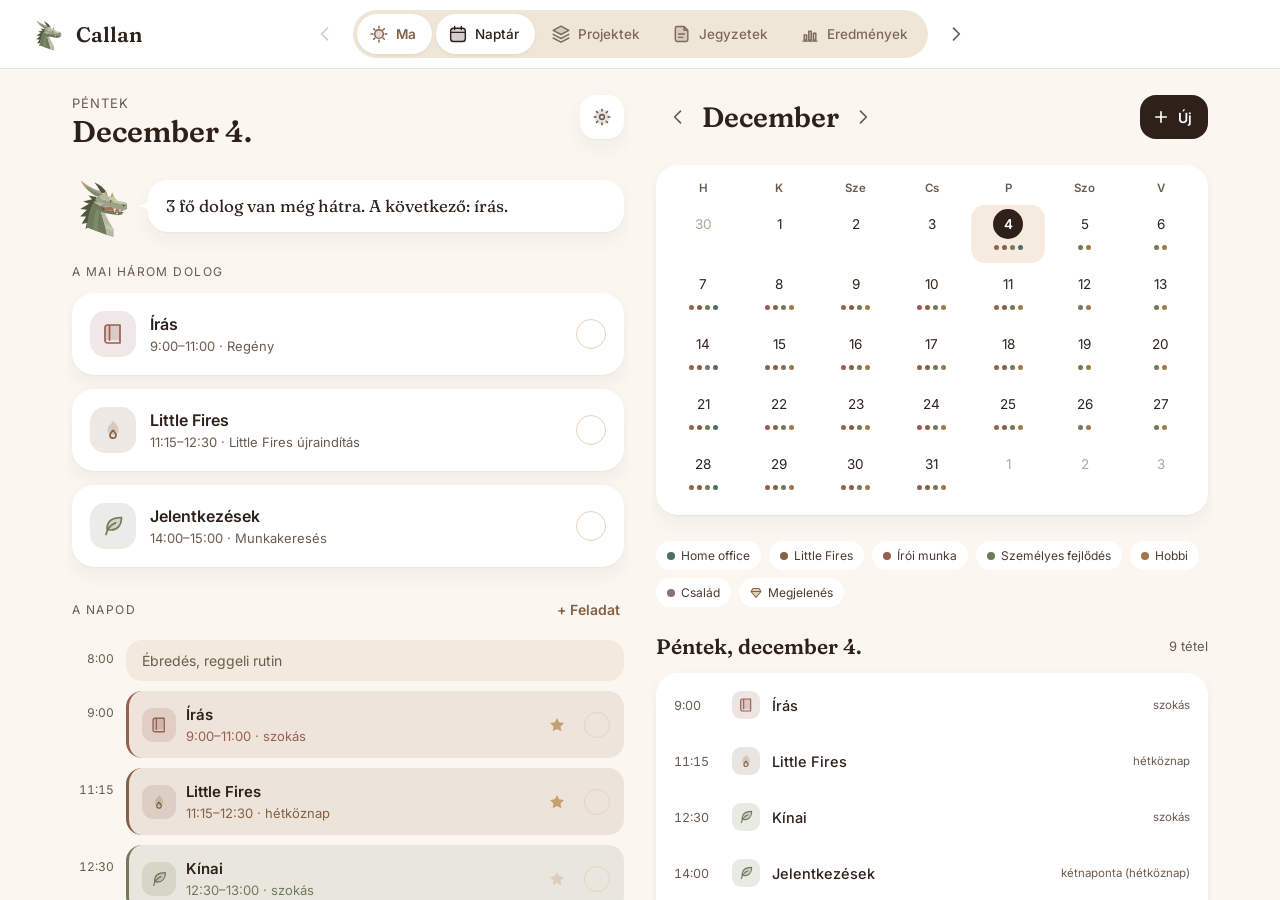
<file: index.html>
<!doctype html>
<html lang="hu">
<head>
<meta charset="utf-8">
<meta name="viewport" content="width=device-width, initial-scale=1, viewport-fit=cover">
<meta name="theme-color" content="#FBF6EF">
<meta name="description" content="Callan – napi fókusz, projektek, szokások és jegyzetek.">
<title>Callan</title>
<link rel="manifest" href="manifest.webmanifest">
<link rel="icon" href="icons/favicon.svg" type="image/svg+xml">
<link rel="icon" href="icons/favicon-32.png" sizes="32x32" type="image/png">
<link rel="apple-touch-icon" href="icons/apple-touch-icon.png">
<link rel="preconnect" href="https://fonts.googleapis.com">
<link rel="preconnect" href="https://fonts.gstatic.com" crossorigin>
<link rel="stylesheet" href="https://fonts.googleapis.com/css2?family=Fraunces:opsz,wght,SOFT,WONK@9..144,400..700,0..100,0..1&family=Inter:wght@400;500;600&display=swap">
<link rel="stylesheet" href="css/app.css">
</head>
<body>
<div id="app" class="app"><p style="padding:40vh 20px 0;text-align:center;color:#6B5B4E;font-family:Georgia,serif">Callan ébredezik…</p></div>
<noscript><p style="padding:20px">Callanhoz JavaScript kell.</p></noscript>
<script src="js/util.js"></script>
<script src="js/callan.js"></script>
<script src="js/store.js"></script>
<script src="js/scheduler.js"></script>
<script src="js/notify.js"></script>
<script src="js/vendor/qrcode.js"></script>
<script src="js/sync.js"></script>
<script src="js/ui.js"></script>
<script src="js/app.js"></script>
</body>
</html>
</file>
<file: css/app.css>
:root {
  --bg: #FBF6EF;
  --card: #FFFFFF;
  --ink: #2E211A;
  --ink-2: #4A3B31;
  --muted: #6B5B4E;
  --faint: #8C7A69;
  --line: #F2E8DA;
  --field: #F7F0E6;
  --track: #F0E6D8;
  --ring: #DCCDBA;
  --sage: #6F7A5A;
  --accent: #846044;
  --shadow: 0 1px 2px rgba(46, 33, 26, .04), 0 8px 20px rgba(46, 33, 26, .05);
  --serif: "Fraunces", Georgia, "Times New Roman", serif;
  --sans: "Inter", system-ui, -apple-system, "Segoe UI", Roboto, sans-serif;
  --safe-b: env(safe-area-inset-bottom, 0px);
  --safe-t: env(safe-area-inset-top, 0px);
}
* { box-sizing: border-box; }
html, body { margin: 0; background: var(--bg); color: var(--ink); font-family: var(--sans); -webkit-text-size-adjust: 100%; }
body { min-height: 100vh; }
button, input, select, textarea { font: inherit; color: inherit; }
button { cursor: pointer; }
:focus-visible { outline: 2px solid var(--accent); outline-offset: 2px; }
@media (prefers-reduced-motion: reduce) { * { transition: none !important; animation: none !important; } }

.serif { font-family: var(--serif); font-variation-settings: 'SOFT' 60, 'WONK' 0; }
.app { max-width: 480px; margin: 0 auto; min-height: 100vh; position: relative; }
.screen { padding: calc(28px + var(--safe-t)) 20px calc(120px + var(--safe-b)) 20px; display: flex; flex-direction: column; gap: 26px; }
.sec { display: flex; flex-direction: column; gap: 14px; }
.label { font-size: 12px; letter-spacing: .12em; text-transform: uppercase; color: var(--muted); }
.row { display: flex; align-items: center; gap: 12px; }
.between { display: flex; align-items: center; justify-content: space-between; gap: 12px; }
.grow { flex: 1 1 auto; min-width: 0; }
.muted { color: var(--muted); }
.small { font-size: 13px; }
.tiny { font-size: 12px; }
.hidden-label { position: absolute; width: 1px; height: 1px; overflow: hidden; clip: rect(0 0 0 0); white-space: nowrap; }

/* Fejléc */
.head { display: flex; align-items: flex-start; justify-content: space-between; gap: 12px; }
.head-kicker { font-size: 13px; letter-spacing: .08em; text-transform: uppercase; color: var(--muted); }
.h1 { font-family: var(--serif); font-variation-settings: 'SOFT' 60, 'WONK' 0; font-size: 30px; font-weight: 600; line-height: 1.1; margin: 4px 0 0; }
.h2 { font-family: var(--serif); font-variation-settings: 'SOFT' 60, 'WONK' 0; font-size: 21px; font-weight: 600; margin: 0; }
.icon-btn { width: 44px; height: 44px; flex: 0 0 auto; border: 0; border-radius: 16px; background: var(--card); box-shadow: var(--shadow); display: flex; align-items: center; justify-content: center; color: var(--muted); }
.icon-btn.plain { background: transparent; box-shadow: none; }

/* Kártyák */
.card { background: var(--card); border-radius: 22px; padding: 18px; box-shadow: var(--shadow); }
.card.pad-s { padding: 4px 18px; }
.list > * + * { border-top: 1px solid var(--line); }

/* Callan beszél */
.say { display: flex; align-items: center; gap: 12px; }
.say-av { width: 64px; height: 64px; flex: 0 0 auto; }
.say-bubble { position: relative; flex: 1 1 auto; background: var(--card); border-radius: 20px; padding: 14px 18px; font-family: var(--serif); font-variation-settings: 'SOFT' 60, 'WONK' 0; font-size: 17px; line-height: 1.45; box-shadow: var(--shadow); }
.say-bubble::before { content: ""; position: absolute; left: -9px; top: 50%; margin-top: -9px; width: 10px; height: 18px; background: var(--card); clip-path: path('M10 0 C10 6 5 8 0 9 C5 10 10 12 10 18 Z'); }
.say-actions { display: flex; flex-wrap: wrap; gap: 8px; padding-left: 76px; margin-top: -4px; }

/* Gombok */
.btn { height: 50px; border: 0; border-radius: 16px; background: var(--ink); color: #fff; padding: 0 20px; font-size: 15px; font-weight: 600; display: inline-flex; align-items: center; justify-content: center; gap: 8px; }
.btn.block { width: 100%; height: 56px; border-radius: 18px; font-size: 16px; }
.btn.sm { height: 44px; padding: 0 16px 0 12px; font-size: 14px; border-radius: 16px; }
.btn-soft { height: 44px; border: 0; border-radius: 14px; background: rgba(111, 122, 90, .12); color: #4E573E; padding: 0 16px 0 12px; font-size: 13.5px; font-weight: 600; display: inline-flex; align-items: center; gap: 6px; }
.btn-white { height: 40px; border: 0; border-radius: 12px; background: var(--card); padding: 0 14px; font-size: 13px; font-weight: 600; box-shadow: 0 1px 2px rgba(46, 33, 26, .06); }
.btn-link { border: 0; background: none; padding: 8px 4px; color: var(--accent); font-weight: 600; font-size: 14px; }
.btn-danger { border: 0; background: none; padding: 10px 4px; color: #8A4B3A; font-weight: 600; font-size: 14px; }

/* Pipák */
.check { width: 30px; height: 30px; flex: 0 0 auto; border: 1.8px solid #E0D3C2; border-radius: 50%; background: transparent; display: flex; align-items: center; justify-content: center; color: #fff; padding: 0; }
.check.on { border: 0; }
.check.sm { width: 26px; height: 26px; }
.check svg { width: 15px; height: 15px; }

/* Mai három */
.t3 { display: flex; align-items: center; gap: 14px; background: var(--card); border-radius: 22px; padding: 18px; box-shadow: var(--shadow); }
.t3.done .t3-title { color: var(--faint); text-decoration: line-through; }
.chip-ico { width: 46px; height: 46px; flex: 0 0 auto; border-radius: 15px; display: flex; align-items: center; justify-content: center; }
.t3-title { font-size: 16px; font-weight: 600; line-height: 1.3; }
.t3-sub { font-size: 13px; color: var(--muted); margin-top: 4px; }

/* Idővonal */
.tl { display: flex; flex-direction: column; gap: 10px; }
.tl-row { display: flex; gap: 12px; align-items: flex-start; }
.tl-time { width: 42px; flex: 0 0 auto; padding-top: 14px; font-size: 12px; color: var(--muted); text-align: right; font-variant-numeric: tabular-nums; }
.tl-time.t-s { padding-top: 11px; }
.tl-block { flex: 1 1 auto; min-width: 0; border: 0; text-align: left; border-radius: 16px; padding: 14px 14px 14px 13px; border-left: 3px solid transparent; display: flex; align-items: center; gap: 10px; }
.tl-block.tpl { background: #F3EADD; color: var(--muted); padding: 12px 16px; border-left: 0; font-size: 14px; }
.tl-block.close { background: #EFE4D4; color: #5E4E41; padding: 12px 16px; border-left: 0; font-size: 14px; }
.tl-main { flex: 1 1 auto; min-width: 0; display: flex; flex-direction: column; gap: 4px; }
.tl-title { font-size: 15px; font-weight: 600; color: var(--ink); }
.tl-sub { font-size: 13px; }
.tl-block.done .tl-title { text-decoration: line-through; color: var(--faint); }
.tl-after { opacity: .9; }
.tl-star { width: 34px; height: 34px; border: 0; background: transparent; padding: 0; display: flex; align-items: center; justify-content: center; color: var(--ring); flex: 0 0 auto; }
.tl-star.on { color: #C4A071; }
.now { display: flex; gap: 12px; align-items: center; }
.now .tl-time { padding-top: 0; font-weight: 600; color: var(--ink); }
.now-line { flex: 1 1 auto; display: flex; align-items: center; }
.now-dot { width: 8px; height: 8px; border-radius: 50%; background: var(--ink); flex: 0 0 auto; }
.now-bar { flex: 1 1 auto; height: 1.5px; background: var(--ink); }
.divider { display: flex; align-items: center; gap: 12px; padding: 6px 0 2px 54px; }
.divider span { font-size: 11.5px; letter-spacing: .06em; text-transform: uppercase; color: var(--faint); white-space: nowrap; }
.divider i { flex: 1 1 auto; height: 1px; background: #E6D9C8; }
.conflict-card { background: #F8EEE8; border-radius: 16px; padding: 14px; display: flex; flex-direction: column; gap: 12px; margin-left: 54px; }
.conflict-card p { margin: 0; font-size: 13px; line-height: 1.45; color: #5C3A2E; }
.list .conflict-card { margin-left: 0; }
.badge-warn { font-size: 11.5px; font-weight: 600; color: #8A4B3A; }

/* Szokások */
.habits { display: flex; justify-content: space-around; gap: 6px; flex-wrap: wrap; padding: 20px 10px; }
.habit { display: flex; flex-direction: column; align-items: center; gap: 8px; width: 62px; }
.habit-btn { width: 46px; height: 46px; border-radius: 50%; border: 1.8px solid #E0D3C2; background: transparent; display: flex; align-items: center; justify-content: center; color: #fff; padding: 0; }
.habit-btn.on { border: 0; }
.habit-name { font-size: 11.5px; color: var(--ink-2); text-align: center; line-height: 1.2; }
.habit-streak { font-size: 11px; font-weight: 600; }

/* Számok */
.num-row { display: flex; align-items: center; gap: 14px; padding: 16px 0; }
.num-row label { font-size: 13px; color: var(--muted); }
.bar { height: 4px; border-radius: 2px; background: #F0E5D7; overflow: hidden; }
.bar > i { display: block; height: 100%; border-radius: 2px; }
.num-input { width: 92px; flex: 0 0 auto; border: 0; border-radius: 14px; background: var(--field); padding: 10px 8px; font-family: var(--serif); font-variation-settings: 'SOFT' 60, 'WONK' 0; font-size: 22px; font-weight: 500; text-align: center; }

/* Visszaszámláló */
.countdown { border-radius: 22px; padding: 20px; display: flex; align-items: center; gap: 16px; }
.big-num { font-family: var(--serif); font-variation-settings: 'SOFT' 60, 'WONK' 0; font-weight: 400; line-height: 1; }

/* Alsó sáv */
.nav { position: fixed; left: 0; right: 0; bottom: 0; z-index: 20; background: var(--card); border-top: 1px solid #F0E5D7; padding: 10px 6px calc(14px + var(--safe-b)); display: flex; justify-content: center; }
.nav-in { max-width: 480px; width: 100%; display: flex; justify-content: space-around; }
.nav button { width: 72px; border: 0; background: none; display: flex; flex-direction: column; align-items: center; gap: 5px; padding: 6px 0; color: #7A6A5C; font-size: 11px; }
.nav button.on { color: var(--accent); font-weight: 600; }

/* Űrlapelemek */
.field { width: 100%; border: 0; border-radius: 14px; background: var(--field); padding: 13px 14px; font-size: 15px; }
.field.title { font-family: var(--serif); font-variation-settings: 'SOFT' 60, 'WONK' 0; font-size: 19px; font-weight: 600; }
.field.sm { width: 120px; text-align: center; font-weight: 500; }
textarea.field { resize: none; line-height: 1.5; }
select.field { appearance: none; -webkit-appearance: none; background-image: url("data:image/svg+xml,%3Csvg xmlns='http://www.w3.org/2000/svg' width='16' height='16' viewBox='0 0 24 24'%3E%3Cpath d='m6 9 6 6 6-6' fill='none' stroke='%236B5B4E' stroke-width='2.2' stroke-linecap='round' stroke-linejoin='round'/%3E%3C/svg%3E"); background-repeat: no-repeat; background-position: right 14px center; padding-right: 40px; }
.field::placeholder { color: var(--faint); }
.frow { display: flex; align-items: center; justify-content: space-between; gap: 12px; }
.frow label, .frow .flabel { font-size: 14.5px; }
.help { font-size: 12.5px; color: var(--muted); line-height: 1.45; margin: 0; }
.seg { background: var(--track); border-radius: 14px; padding: 4px; display: grid; gap: 4px; }
.seg button { height: 40px; border: 0; border-radius: 11px; background: transparent; font-size: 13.5px; font-weight: 500; color: var(--muted); }
.seg button.on { background: var(--card); box-shadow: 0 1px 3px rgba(46, 33, 26, .08); font-weight: 600; color: var(--ink); }
.chips { display: flex; flex-wrap: wrap; gap: 8px; }
.chip { height: 40px; border: 0; border-radius: 999px; background: var(--field); padding: 0 14px; display: inline-flex; align-items: center; gap: 7px; font-size: 13px; font-weight: 500; color: var(--ink-2); }
.chip.on { color: #fff; font-weight: 600; }
.chip.ghost { background: transparent; color: var(--muted); font-weight: 600; }
.chip.dark { background: var(--ink); color: #fff; font-weight: 600; }
.chip.white { background: var(--card); }
.dot { width: 8px; height: 8px; border-radius: 50%; flex: 0 0 auto; display: inline-block; }
.switch { width: 50px; height: 30px; flex: 0 0 auto; border: 0; border-radius: 999px; background: var(--ring); position: relative; padding: 0; }
.switch::after { content: ""; position: absolute; top: 4px; left: 3px; width: 22px; height: 22px; border-radius: 50%; background: #fff; box-shadow: 0 1px 2px rgba(0, 0, 0, .15); transition: left .15s; }
.switch[aria-checked="true"] { background: var(--sage); }
.switch[aria-checked="true"]::after { left: 25px; }
.radio { width: 100%; min-height: 56px; border: 0; border-radius: 16px; background: transparent; padding: 10px 12px; display: flex; align-items: center; gap: 12px; text-align: left; }
.radio.on { background: rgba(111, 122, 90, .10); }
.radio-dot { width: 22px; height: 22px; flex: 0 0 auto; border-radius: 50%; border: 2px solid var(--ring); display: flex; align-items: center; justify-content: center; }
.radio.on .radio-dot { border: 0; background: var(--sage); }
.radio.on .radio-dot::after { content: ""; width: 8px; height: 8px; border-radius: 50%; background: #fff; }
.daypick { display: grid; grid-template-columns: repeat(7, minmax(0, 1fr)); gap: 6px; }
.daypick button { height: 40px; border: 0; border-radius: 12px; background: var(--field); font-size: 13px; font-weight: 600; color: var(--muted); }
.daypick button.on { background: var(--sage); color: #fff; }
.inset { background: var(--bg); border-radius: 18px; padding: 16px; display: flex; flex-direction: column; gap: 12px; }

/* Lapok (teljes képernyős) */
.sheet { position: fixed; inset: 0; z-index: 40; background: var(--bg); overflow-y: auto; -webkit-overflow-scrolling: touch; animation: up .18s ease-out; }
@keyframes up { from { transform: translateY(16px); opacity: .6; } to { transform: none; opacity: 1; } }
.sheet-in { max-width: 480px; margin: 0 auto; padding: calc(16px + var(--safe-t)) 20px calc(40px + var(--safe-b)); display: flex; flex-direction: column; gap: 20px; }
.sheet-head { display: flex; align-items: center; justify-content: space-between; gap: 12px; }
.sheet-head .h2 { font-size: 20px; text-align: center; flex: 1 1 auto; }

/* Naptár */
.cal { padding: 16px 10px 12px; display: flex; flex-direction: column; gap: 6px; }
.cal-grid { display: grid; grid-template-columns: repeat(7, minmax(0, 1fr)); gap: 2px; }
.cal-wd { text-align: center; font-size: 11.5px; font-weight: 600; color: var(--muted); padding-bottom: 4px; }
.cal-day { position: relative; border: 0; background: transparent; border-radius: 14px; height: 58px; padding: 4px 0 0; display: flex; flex-direction: column; align-items: center; gap: 6px; }
.cal-day.sel { background: #F5ECDF; }
.cal-num { width: 30px; height: 30px; border-radius: 50%; display: flex; align-items: center; justify-content: center; font-size: 13.5px; }
.cal-day.out .cal-num { color: #B5A594; }
.cal-day.today .cal-num { background: var(--ink); color: #fff; font-weight: 600; }
.cal-dots { display: flex; gap: 3px; height: 5px; }
.cal-dots i { width: 5px; height: 5px; border-radius: 50%; }
.cal-gem { position: absolute; top: 3px; right: 3px; line-height: 0; }
.cal-drop { position: absolute; top: 3px; left: 4px; line-height: 0; }
.cycle-row { display: flex; align-items: center; gap: 10px; background: rgba(167, 109, 94, .10); border-radius: 18px; padding: 10px 10px 10px 14px; }
.legend { display: flex; flex-wrap: wrap; gap: 8px; }
.legend span { display: inline-flex; align-items: center; gap: 6px; padding: 7px 11px; border-radius: 999px; background: var(--card); font-size: 12px; color: var(--ink-2); }
.drow { display: flex; align-items: center; gap: 12px; padding: 14px 0; }
.drow-time { width: 46px; flex: 0 0 auto; font-size: 12.5px; color: var(--muted); font-variant-numeric: tabular-nums; }
.drow-title { flex: 1 1 auto; font-size: 14.5px; font-weight: 500; min-width: 0; }
.drow-tag { font-size: 11.5px; color: var(--muted); }
.release { border-radius: 18px; padding: 14px 16px; display: flex; align-items: center; gap: 12px; background: rgba(160, 120, 69, .14); }

/* Projektek */
.pcard { display: flex; flex-direction: column; gap: 14px; }
.prow { display: flex; align-items: center; justify-content: space-between; gap: 10px; padding: 11px 0; width: 100%; border: 0; background: none; text-align: left; }
.prow-name { font-size: 15px; font-weight: 500; }
.prow-meta { font-size: 12.5px; color: var(--muted); text-align: right; }
.segbar { display: grid; gap: 4px; }
.segbar i { height: 5px; border-radius: 3px; }

/* Jegyzetek */
.idea { display: flex; flex-direction: column; gap: 12px; width: 100%; border: 0; text-align: left; }
.idea-title { font-family: var(--serif); font-variation-settings: 'SOFT' 60, 'WONK' 0; font-size: 19px; font-weight: 600; line-height: 1.3; }
.idea-body { font-size: 14.5px; line-height: 1.55; color: var(--ink-2); white-space: pre-wrap; }
.tag { padding: 6px 11px; border-radius: 999px; font-size: 12px; font-weight: 600; }
.treasure-where { background: var(--bg); border-radius: 14px; padding: 12px 14px; display: flex; flex-direction: column; gap: 8px; font-size: 13px; }
.treasure-where div { display: flex; gap: 10px; }
.treasure-where b { width: 62px; flex: 0 0 auto; color: var(--muted); font-weight: 400; }
.mic.on { background: #96604F !important; color: #fff !important; }

/* Eredmények */
.bars { height: 120px; display: grid; gap: 6px; align-items: end; }
.bars i { border-radius: 8px; display: block; }
.bar-labels { display: grid; gap: 6px; }
.bar-labels span { text-align: center; font-size: 11px; color: var(--muted); }
.hgrid { display: grid; grid-template-columns: repeat(14, minmax(0, 1fr)); gap: 4px; }
.hgrid i { height: 16px; border-radius: 5px; background: #F2EADF; display: block; }
.minis { display: grid; grid-template-columns: repeat(2, minmax(0, 1fr)); gap: 12px; }
.mini { background: var(--card); border-radius: 20px; padding: 18px; box-shadow: var(--shadow); display: flex; flex-direction: column; gap: 6px; }
.mini .big-num { font-size: 28px; }

/* Üres állapot */
.empty { display: flex; flex-direction: column; align-items: center; text-align: center; gap: 10px; padding: 18px 10px; color: var(--muted); font-size: 14px; line-height: 1.5; }

/* Üzenet */
.toast { position: fixed; left: 50%; transform: translateX(-50%); bottom: calc(96px + var(--safe-b)); z-index: 60; background: var(--ink); color: #fff; border-radius: 16px; padding: 12px 14px 12px 18px; display: flex; align-items: center; gap: 12px; font-size: 14px; box-shadow: 0 10px 30px rgba(46, 33, 26, .25); max-width: calc(100% - 32px); }
.toast button { border: 0; background: rgba(255, 255, 255, .14); color: #fff; border-radius: 10px; padding: 8px 12px; font-weight: 600; font-size: 13px; }

/* 1.2: ikonok */
.tl-ico { width: 34px; height: 34px; flex: 0 0 auto; border-radius: 11px; display: flex; align-items: center; justify-content: center; padding: 0; }
.tl-ico.sm { width: 28px; height: 28px; border-radius: 9px; }
.tl-ico.sm svg { width: 16px; height: 16px; }
.icon-grid { display: grid; grid-template-columns: repeat(6, minmax(0, 1fr)); gap: 8px; }
.icon-opt { height: 48px; border: 0; border-radius: 14px; background: var(--field); display: flex; align-items: center; justify-content: center; padding: 0; }

/* 1.2: értesítések */
.steps { display: flex; flex-direction: column; gap: 14px; }
.step { display: flex; gap: 12px; align-items: flex-start; }
.step-n { width: 26px; height: 26px; flex: 0 0 auto; border-radius: 50%; background: var(--ink); color: #fff; font-size: 13px; font-weight: 600; display: flex; align-items: center; justify-content: center; margin-top: 1px; }
.topic { flex: 1 1 auto; min-width: 0; overflow-wrap: anywhere; background: var(--field); border-radius: 10px; padding: 9px 10px; font-size: 13px; font-family: ui-monospace, Menlo, Consolas, monospace; }
a.btn { display: inline-flex; }

/* 1.3: öntözés */
.cal-water { position: absolute; top: 3px; right: 3px; line-height: 0; }
.cal-gem.low { top: 17px; }
.water-row { display: flex; align-items: center; gap: 10px; background: rgba(91, 124, 138, .12); border-radius: 18px; padding: 10px 10px 10px 14px; }
.water-row.done { opacity: .7; }

/* 1.4: szinkron */
.qr { width: 220px; max-width: 100%; background: #fff; border-radius: 12px; padding: 6px; }
.qr svg { width: 100%; height: auto; display: block; }

/* ---------- Asztali elrendezés (széles képernyő): 2–3 képernyő egymás mellett ---------- */
.app.desk { max-width: none; height: 100vh; height: 100dvh; display: flex; flex-direction: column; overflow: hidden; }
.dhead { flex: 0 0 auto; background: var(--card); border-bottom: 1px solid #F0E5D7; padding: 10px 32px; }
.dhead-in { display: grid; grid-template-columns: 1fr auto 1fr; align-items: center; gap: 16px; }
.dbrand { display: flex; align-items: center; gap: 10px; font-family: var(--serif); font-variation-settings: 'SOFT' 60, 'WONK' 0; font-size: 21px; font-weight: 600; }
.dtabs { display: flex; align-items: center; gap: 6px; }
.dtabs .icon-btn[disabled] { opacity: .3; cursor: default; }
.dpills { display: flex; gap: 4px; background: var(--track); border-radius: 999px; padding: 4px; }
.dpill { height: 40px; border: 0; border-radius: 999px; background: transparent; padding: 0 16px 0 12px; display: inline-flex; align-items: center; gap: 7px; font-size: 13.5px; font-weight: 500; color: #7A6A5C; cursor: pointer; transition: background .2s, color .2s; }
.dpill svg { width: 20px; height: 20px; }
.dpill.vis { background: var(--card); color: var(--ink); box-shadow: 0 1px 3px rgba(46, 33, 26, .08); }
.dpill.on { color: var(--accent); font-weight: 600; }
.dcols { justify-self: end; width: 200px; }
.dcols .seg button { height: 34px; font-size: 12.5px; }
.dview { flex: 1 1 auto; min-height: 0; overflow: hidden; width: calc(var(--k) * var(--pw) + (var(--k) - 1) * var(--gap)); margin: 0 auto; }
.dtrack { height: 100%; display: flex; gap: var(--gap); transition: transform .38s cubic-bezier(.4, 0, .2, 1); will-change: transform; }
.pane { flex: 0 0 var(--pw); width: var(--pw); height: 100%; overflow-y: auto; overscroll-behavior: contain; scrollbar-width: thin; scrollbar-color: #E6D8C6 transparent; border-radius: 0; position: relative; }
.pane > .screen { padding: 26px 4px 48px; }
.pane[inert] { opacity: .35; }
.app.desk .nav { display: none; }
.app.desk .toast { bottom: 28px; }
/* Lapok középre nyíló ablakként */
.app.desk .sheet { background: rgba(46, 33, 26, .32); display: flex; align-items: center; justify-content: center; padding: 32px; overflow: hidden; animation: fade .15s ease-out; }
.app.desk .sheet-in { width: 560px; max-width: 100%; max-height: calc(100vh - 64px); overflow-y: auto; overscroll-behavior: contain; margin: 0; background: var(--bg); border-radius: 26px; padding: 20px 26px 32px; box-shadow: 0 24px 60px rgba(46, 33, 26, .28); animation: up .18s ease-out; }
@keyframes fade { from { opacity: 0; } to { opacity: 1; } }
@media (prefers-reduced-motion: reduce) { .dtrack { transition: none; } }
</file>
